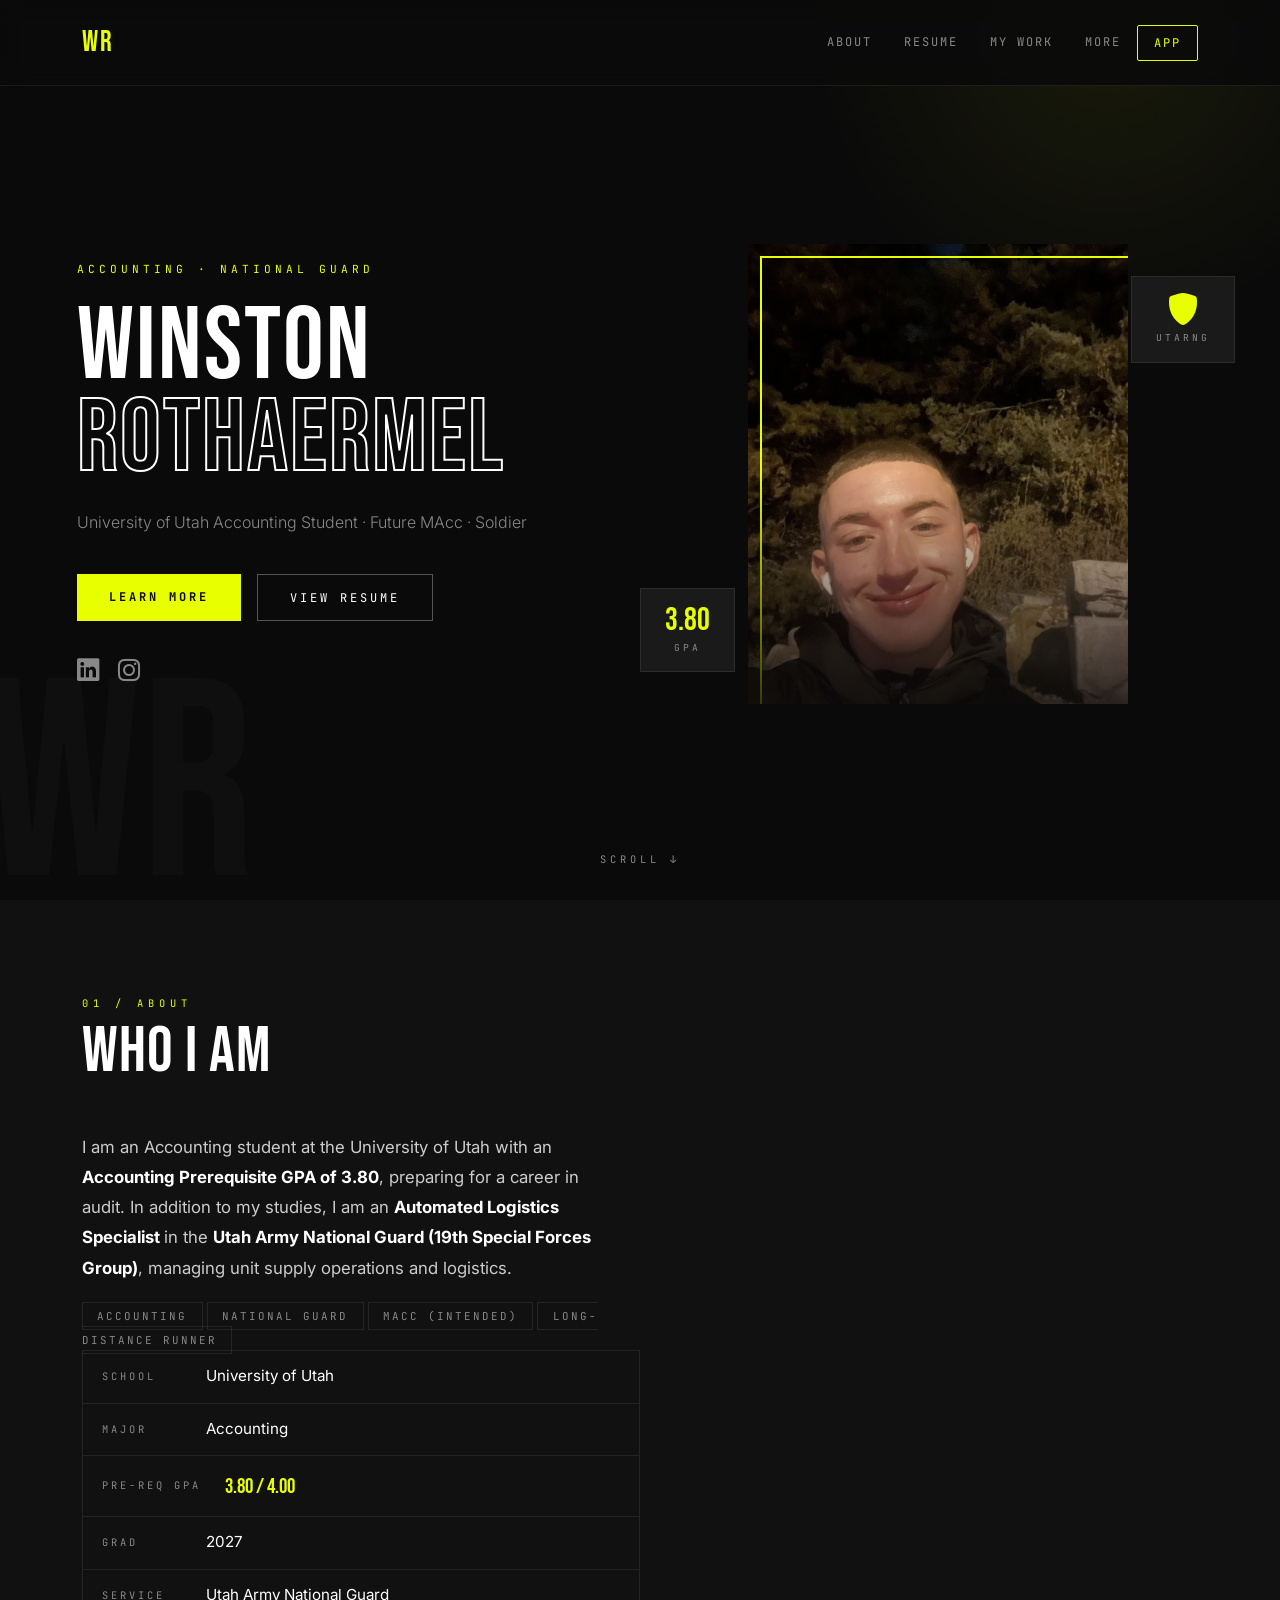
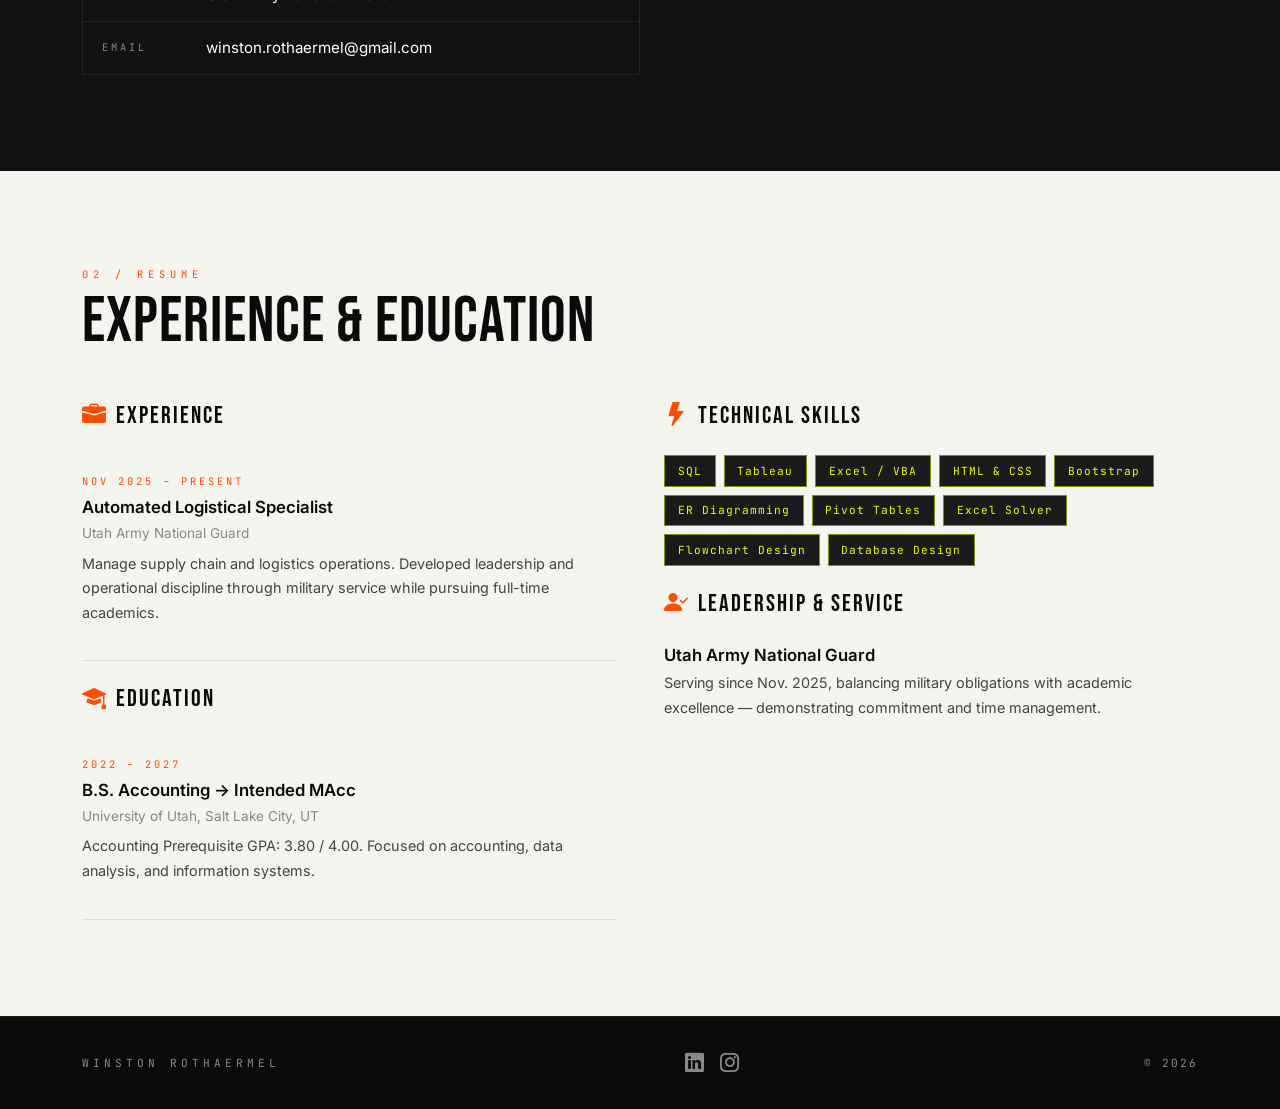
<file: index.html>
<!DOCTYPE html>
<html lang="en">
<head>
  <meta charset="UTF-8" />
  <meta name="viewport" content="width=device-width, initial-scale=1.0"/>
  <title>Winston Rothaermel</title>
  <link href="https://cdn.jsdelivr.net/npm/bootstrap@5.3.2/dist/css/bootstrap.min.css" rel="stylesheet"/>
  <link href="https://fonts.googleapis.com/css2?family=Bebas+Neue&family=Inter:wght@300;400;500;600&family=JetBrains+Mono:wght@400;700&display=swap" rel="stylesheet"/>
  <link href="https://cdn.jsdelivr.net/npm/bootstrap-icons@1.11.3/font/bootstrap-icons.css" rel="stylesheet"/>
  <link rel="stylesheet" href="assets/css/style.css"/>
</head>
<body>

  <!-- NAVBAR -->
  <nav class="navbar navbar-expand-lg fixed-top" id="mainNav">
    <div class="container">
      <a class="navbar-brand mono" href="#hero">WR</a>
      <button class="navbar-toggler" type="button" data-bs-toggle="collapse" data-bs-target="#navbarNav">
        <span class="navbar-toggler-icon"></span>
      </button>
      <div class="collapse navbar-collapse" id="navbarNav">
        <ul class="navbar-nav ms-auto">
          <li class="nav-item"><a class="nav-link" href="#about">About</a></li>
          <li class="nav-item"><a class="nav-link" href="#resume">Resume</a></li>
          <li class="nav-item"><a class="nav-link" href="mywork.html">My Work</a></li>
          <li class="nav-item"><a class="nav-link" href="scratch.html">More</a></li>
          <li class="nav-item"><a class="nav-link accent-link" href="app.html">App</a></li>
        </ul>
      </div>
    </div>
  </nav>

  <!-- HERO -->
  <section id="hero">
    <div class="hero-grid">
      <div class="hero-text">
        <p class="hero-tag mono">ACCOUNTING · NATIONAL GUARD</p>
        <h1 class="hero-name">WINSTON<br><span class="outline-text">ROTHAERMEL</span></h1>
        <p class="hero-sub">University of Utah Accounting Student · Future MAcc · Soldier</p>
        <div class="hero-cta">
          <a href="#about" class="btn-primary-custom">LEARN MORE</a>
          <a href="#resume" class="btn-ghost-custom">VIEW RESUME</a>
        </div>
        <div class="hero-socials">
          <a href="https://www.linkedin.com/in/winstonrothaermel" target="_blank"><i class="bi bi-linkedin"></i></a>
          <a href="https://www.instagram.com/winstinho16/" target="_blank"><i class="bi bi-instagram"></i></a>
        </div>
      </div>
      <div class="hero-image-wrap">
        <div class="hero-img-frame">
          <img src="assets/img/profile.jpg" alt="Winston Rothaermel" class="hero-img"/>
        </div>
        <div class="hero-stat-card card-gpa">
          <span class="stat-num">3.80</span>
          <span class="stat-label">GPA</span>
        </div>
        <div class="hero-stat-card card-branch">
          <span class="stat-num"><i class="bi bi-shield-fill"></i></span>
          <span class="stat-label">UTARNG</span>
        </div>
      </div>
    </div>
    <div class="hero-scroll-hint mono">SCROLL ↓</div>
  </section>

  <!-- ABOUT -->
  <section id="about" class="section-dark">
    <div class="container">
      <div class="section-label mono">01 / ABOUT</div>
      <div class="row align-items-center g-5">
        <div class="col-lg-6">
          <h2 class="section-heading">Who I Am</h2>
          <p class="about-body">
            I am an Accounting student at the University of Utah with an <strong>Accounting Prerequisite GPA of 3.80</strong>, preparing for a career in audit. In addition to my studies, I am an <strong> Automated Logistics Specialist </strong> in the <strong>Utah Army National Guard (19th Special Forces Group)</strong>, managing unit supply operations and logistics.
          </p>
            <span class="tag">Accounting</span>
            <span class="tag">National Guard</span>
            <span class="tag">MAcc (Intended)</span>
            <span class="tag">Long-Distance Runner</span>
          </div>
        </div>
        <div class="col-lg-6">
          <div class="info-card">
            <div class="info-row"><span class="info-key mono">SCHOOL</span><span class="info-val">University of Utah</span></div>
            <div class="info-row"><span class="info-key mono">MAJOR</span><span class="info-val">Accounting </span></div>
            <div class="info-row"><span class="info-key mono">PRE-REQ GPA</span><span class="info-val accent">3.80 / 4.00</span></div>
            <div class="info-row"><span class="info-key mono">GRAD</span><span class="info-val">2027</span></div>
            <div class="info-row"><span class="info-key mono">SERVICE</span><span class="info-val">Utah Army National Guard</span></div>
            <div class="info-row"><span class="info-key mono">EMAIL</span><span class="info-val">winston.rothaermel@gmail.com</span></div>
          </div>
        </div>
      </div>
    </div>
  </section>

  <!-- RESUME -->
  <section id="resume" class="section-light">
    <div class="container">
      <div class="section-label mono">02 / RESUME</div>
      <h2 class="section-heading dark">Experience & Education</h2>
      <div class="row g-5">
        <div class="col-lg-6">
          <div class="resume-block">
            <h3 class="resume-category"><i class="bi bi-briefcase-fill"></i> Experience</h3>
            <div class="resume-item">
              <div class="resume-date mono">NOV 2025 – PRESENT</div>
              <div class="resume-title">Automated Logistical Specialist</div>
              <div class="resume-org">Utah Army National Guard</div>
              <p class="resume-desc">Manage supply chain and logistics operations. Developed leadership and operational discipline through military service while pursuing full-time academics.</p>
            </div>
          </div>
          <div class="resume-block mt-4">
            <h3 class="resume-category"><i class="bi bi-mortarboard-fill"></i> Education</h3>
            <div class="resume-item">
              <div class="resume-date mono">2022 – 2027 </div>
              <div class="resume-title">B.S. Accounting → Intended MAcc</div>
              <div class="resume-org">University of Utah, Salt Lake City, UT</div>
              <p class="resume-desc">Accounting Prerequisite GPA: 3.80 / 4.00. Focused on accounting, data analysis, and information systems.</p>
            </div>
          </div>
        </div>
        <div class="col-lg-6">
          <div class="resume-block">
            <h3 class="resume-category"><i class="bi bi-lightning-fill"></i> Technical Skills</h3>
            <div class="skills-grid">
              <div class="skill-pill">SQL</div>
              <div class="skill-pill">Tableau</div>
              <div class="skill-pill">Excel / VBA</div>
              <div class="skill-pill">HTML & CSS</div>
              <div class="skill-pill">Bootstrap</div>
              <div class="skill-pill">ER Diagramming</div>
              <div class="skill-pill">Pivot Tables</div>
              <div class="skill-pill">Excel Solver</div>
              <div class="skill-pill">Flowchart Design</div>
              <div class="skill-pill">Database Design</div>
            </div>
          </div>
          <div class="resume-block mt-4">
            <h3 class="resume-category"><i class="bi bi-person-check-fill"></i> Leadership & Service</h3 
            <div class="resume-item">
              <div class="resume-title">Utah Army National Guard</div>
              <p class="resume-desc">Serving since Nov. 2025, balancing military obligations with academic excellence — demonstrating commitment and time management.</p>
            </div>
          </div>
        </div>
      </div>
    </div>
  </section>

  <!-- FOOTER -->
  <footer class="site-footer">
    <div class="container">
      <div class="footer-inner">
        <span class="mono footer-name">WINSTON ROTHAERMEL</span>
        <div class="footer-links">
          <a href="https://www.linkedin.com/in/winstonrothaermel" target="_blank"><i class="bi bi-linkedin"></i></a>
          <a href="https://www.instagram.com/winstinho16/" target="_blank"><i class="bi bi-instagram"></i></a>
        </div>
        <span class="mono footer-copy">© 2026</span>
      </div>
    </div>
  </footer>

  <script src="https://cdn.jsdelivr.net/npm/bootstrap@5.3.2/dist/js/bootstrap.bundle.min.js"></script>
  <script src="assets/js/main.js"></script>
</body>
</html>
</file>
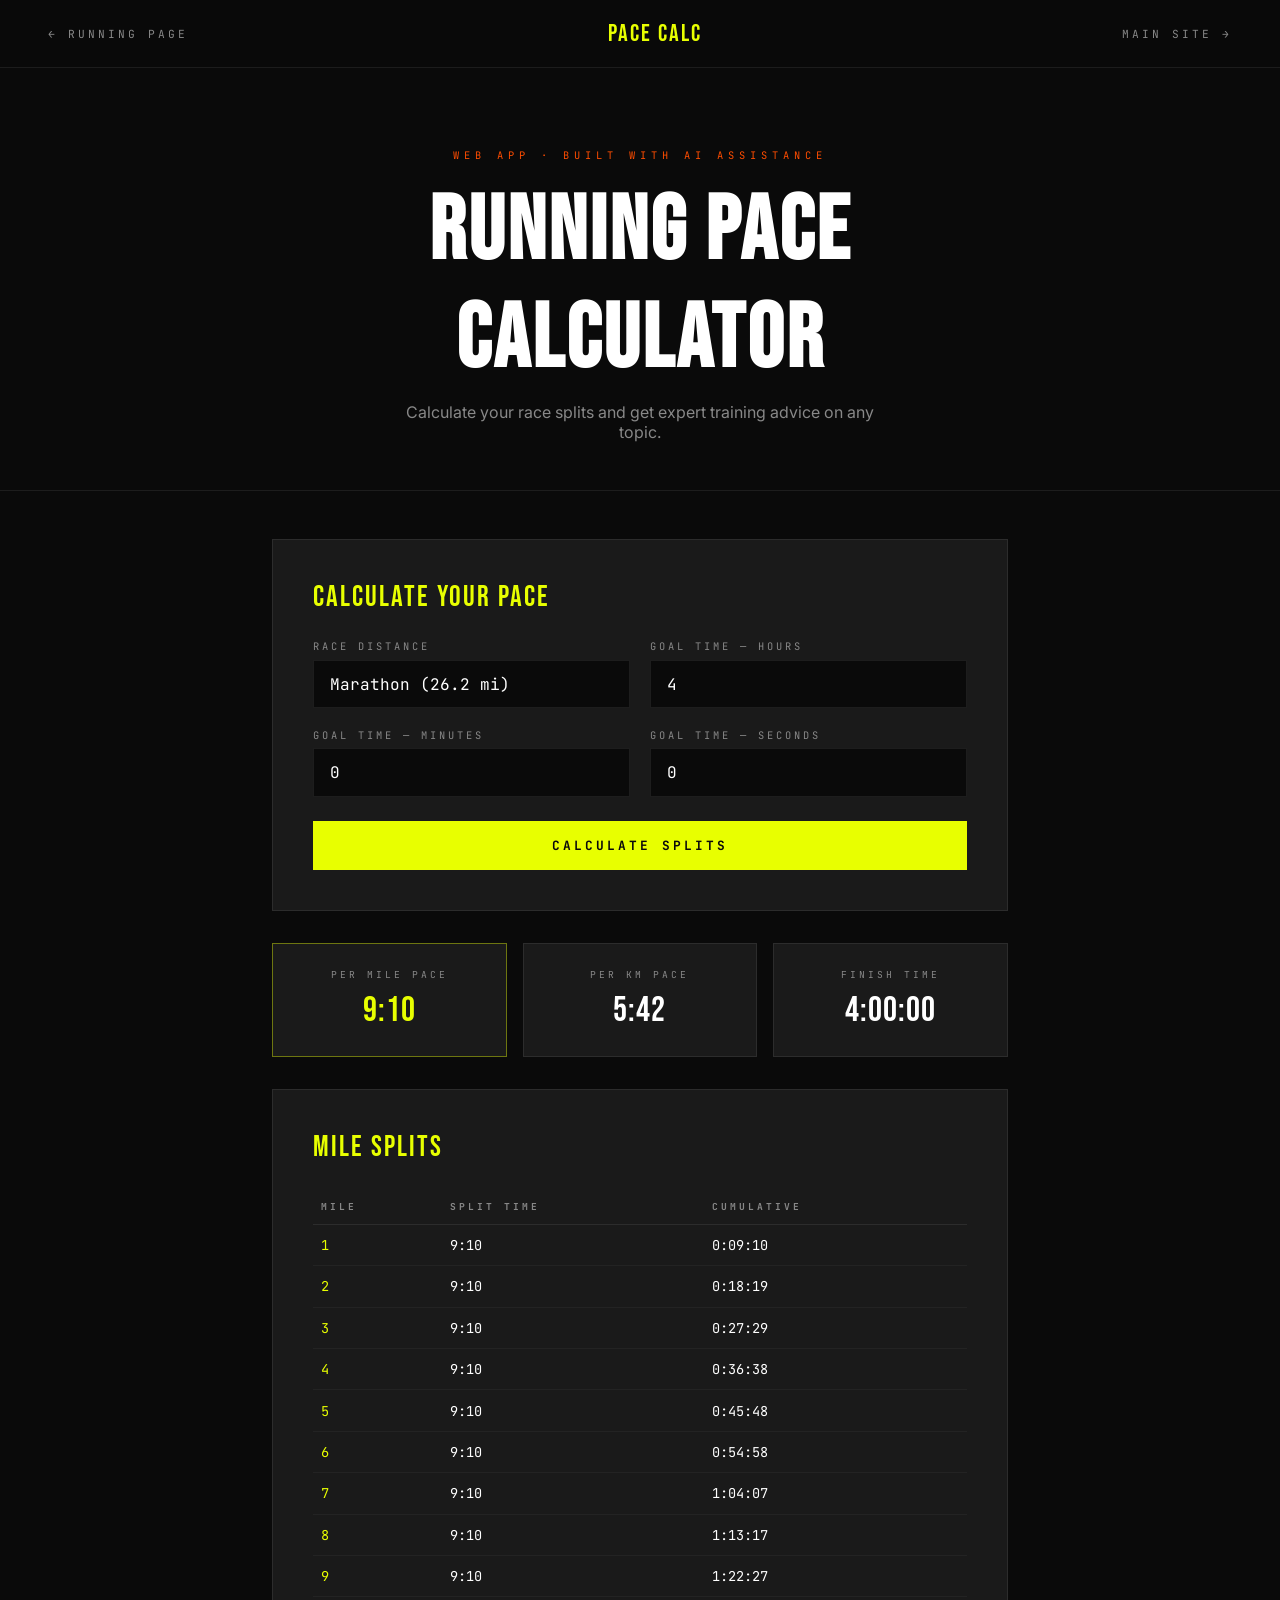
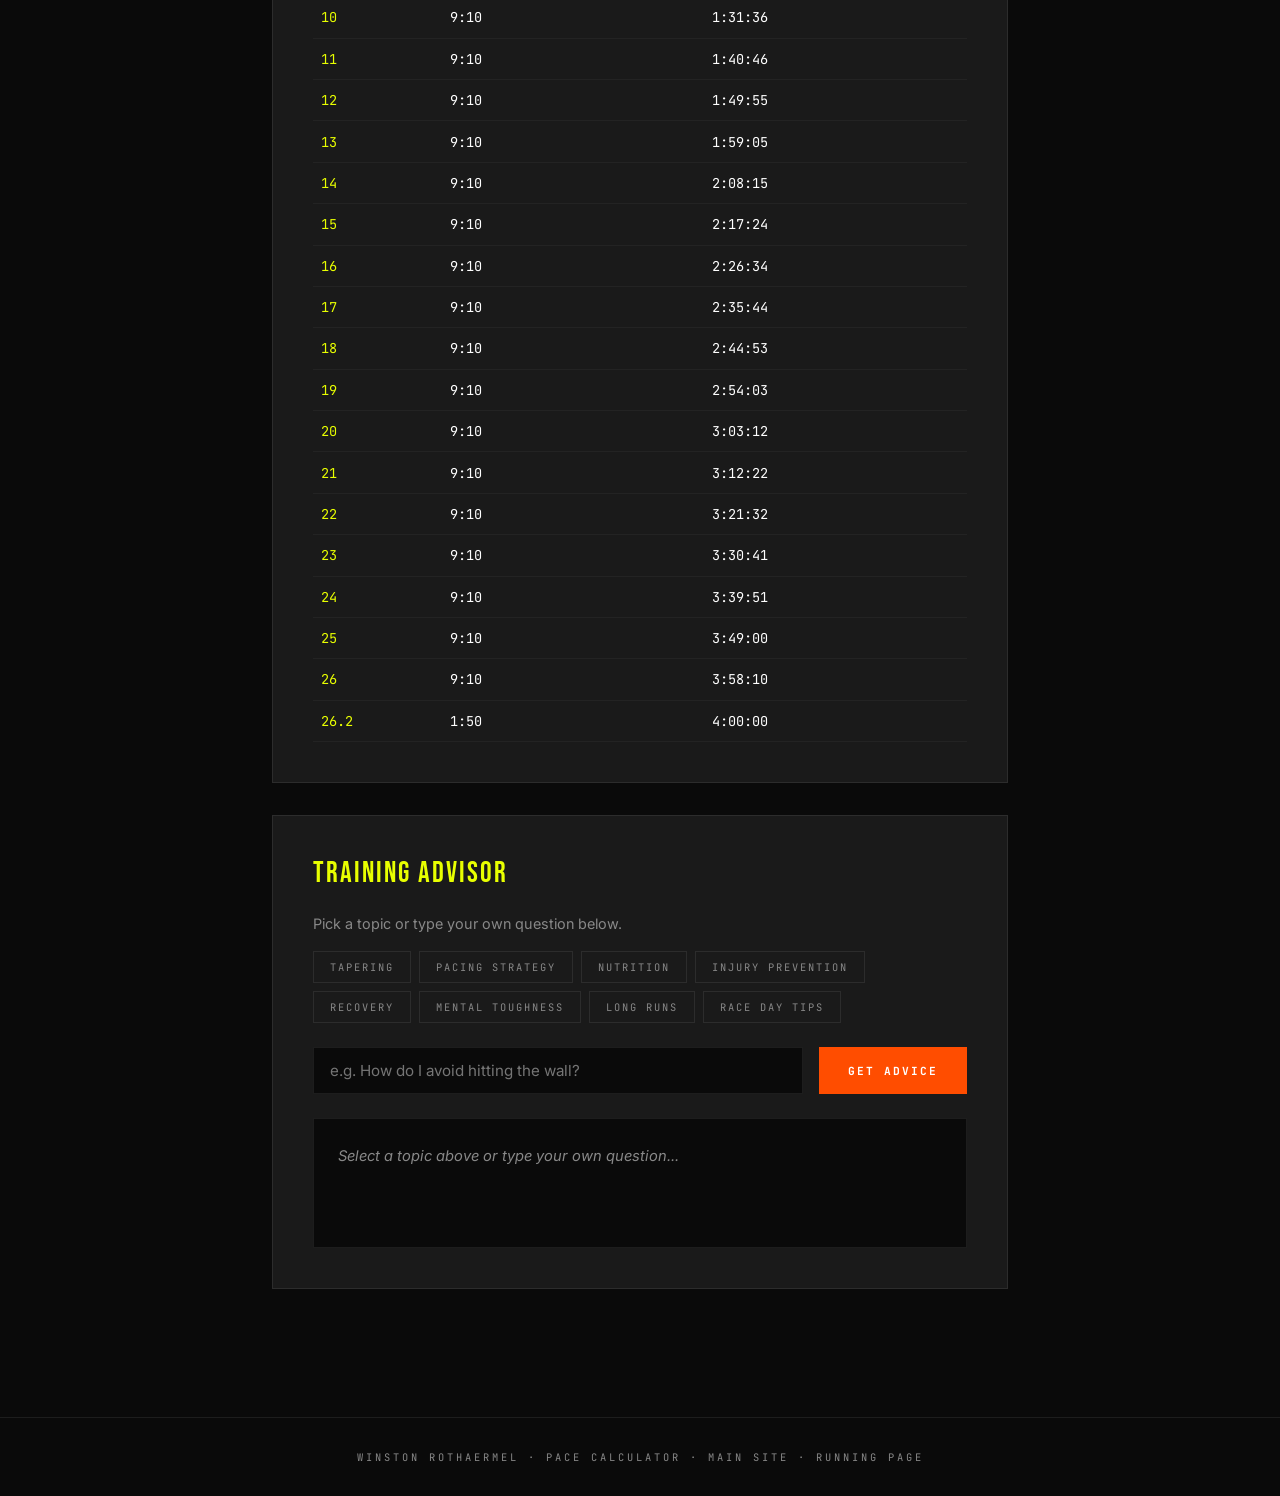
<file: app.html>
<!DOCTYPE html>
<html lang="en">
<head>
  <meta charset="UTF-8"/>
  <meta name="viewport" content="width=device-width, initial-scale=1.0"/>
  <title>Pace Calculator App — Winston Rothaermel</title>
  <link href="https://fonts.googleapis.com/css2?family=Bebas+Neue&family=Inter:wght@300;400;500;600&family=JetBrains+Mono:wght@400;700&display=swap" rel="stylesheet"/>
  <style>
    :root {
      --black: #0a0a0a;
      --dark: #111111;
      --dark2: #1a1a1a;
      --white: #ffffff;
      --accent: #e8ff00;
      --accent2: #ff4d00;
      --gray: #888888;
      --border: rgba(255,255,255,0.08);
      --font-display: 'Bebas Neue', sans-serif;
      --font-body: 'Inter', sans-serif;
      --font-mono: 'JetBrains Mono', monospace;
    }
    *, *::before, *::after { box-sizing: border-box; margin: 0; padding: 0; }
    html { scroll-behavior: smooth; }
    body { font-family: var(--font-body); background: var(--black); color: var(--white); min-height: 100vh; }

    .app-nav {
      display: flex; justify-content: space-between; align-items: center;
      padding: 1.2rem 3rem;
      background: rgba(10,10,10,0.95);
      border-bottom: 1px solid var(--border);
      position: sticky; top: 0; z-index: 99;
    }
    .app-nav a { font-family: var(--font-mono); font-size: 0.7rem; letter-spacing: 3px; color: var(--gray); text-decoration: none; transition: color 0.2s; }
    .app-nav a:hover { color: var(--accent); }
    .app-nav-title { font-family: var(--font-display); font-size: 1.5rem; color: var(--accent); letter-spacing: 2px; }

    .app-hero { text-align: center; padding: 5rem 2rem 3rem; border-bottom: 1px solid var(--border); }
    .app-hero-tag { font-family: var(--font-mono); font-size: 0.65rem; letter-spacing: 5px; color: var(--accent2); margin-bottom: 1rem; display: block; }
    .app-hero h1 { font-family: var(--font-display); font-size: clamp(3rem, 7vw, 6rem); letter-spacing: 3px; margin-bottom: 0.5rem; }
    .app-hero p { color: var(--gray); font-size: 1rem; max-width: 500px; margin: 0 auto; }

    .app-main { max-width: 800px; margin: 0 auto; padding: 3rem 2rem; }

    .calculator-section { background: var(--dark2); border: 1px solid var(--border); padding: 2.5rem; margin-bottom: 2rem; }
    .section-title { font-family: var(--font-display); font-size: 1.8rem; letter-spacing: 2px; margin-bottom: 1.5rem; color: var(--accent); }
    .form-grid { display: grid; grid-template-columns: 1fr 1fr; gap: 1.2rem; }
    .form-group { display: flex; flex-direction: column; gap: 0.4rem; }
    .form-group label { font-family: var(--font-mono); font-size: 0.65rem; letter-spacing: 3px; color: var(--gray); }
    .form-group input, .form-group select {
      background: var(--black); border: 1px solid var(--border);
      color: var(--white); padding: 0.8rem 1rem;
      font-family: var(--font-mono); font-size: 1rem;
      outline: none; transition: border-color 0.2s; -webkit-appearance: none;
    }
    .form-group input:focus, .form-group select:focus { border-color: var(--accent); }
    .form-group select option { background: var(--dark2); }
    .calc-btn {
      margin-top: 1.5rem; width: 100%; padding: 1rem;
      background: var(--accent); color: var(--black);
      font-family: var(--font-mono); font-size: 0.8rem; letter-spacing: 3px;
      border: none; cursor: pointer; font-weight: 700; transition: background 0.2s;
    }
    .calc-btn:hover { background: #d4e800; }

    .results-grid { display: grid; grid-template-columns: repeat(3, 1fr); gap: 1rem; margin-bottom: 2rem; opacity: 0; transition: opacity 0.4s; }
    .results-grid.visible { opacity: 1; }
    .result-card { background: var(--dark2); border: 1px solid var(--border); padding: 1.5rem; text-align: center; }
    .result-card.highlight { border-color: rgba(232,255,0,0.4); }
    .result-label { font-family: var(--font-mono); font-size: 0.6rem; letter-spacing: 3px; color: var(--gray); margin-bottom: 0.5rem; display: block; }
    .result-val { font-family: var(--font-display); font-size: 2.2rem; color: var(--white); letter-spacing: 1px; }
    .result-card.highlight .result-val { color: var(--accent); }

    .splits-section { background: var(--dark2); border: 1px solid var(--border); padding: 2.5rem; margin-bottom: 2rem; }
    .splits-table { width: 100%; border-collapse: collapse; margin-top: 1rem; }
    .splits-table th { font-family: var(--font-mono); font-size: 0.6rem; letter-spacing: 3px; color: var(--gray); text-align: left; padding: 0.7rem 0.5rem; border-bottom: 1px solid var(--border); }
    .splits-table td { font-family: var(--font-mono); font-size: 0.85rem; padding: 0.7rem 0.5rem; border-bottom: 1px solid rgba(255,255,255,0.04); }
    .splits-table tr:hover td { background: rgba(255,255,255,0.02); }
    .splits-table .accent-td { color: var(--accent); }

    /* ADVISOR */
    .ai-section { background: var(--dark2); border: 1px solid var(--border); padding: 2.5rem; margin-bottom: 2rem; }
    .ai-topics { display: flex; flex-wrap: wrap; gap: 0.5rem; margin-bottom: 1.5rem; }
    .topic-btn {
      font-family: var(--font-mono); font-size: 0.65rem; letter-spacing: 2px;
      padding: 0.5rem 1rem; background: transparent; border: 1px solid var(--border);
      color: var(--gray); cursor: pointer; transition: all 0.2s;
    }
    .topic-btn:hover, .topic-btn.active { border-color: var(--accent); color: var(--accent); background: rgba(232,255,0,0.06); }
    .ai-form { display: flex; gap: 1rem; flex-wrap: wrap; margin-bottom: 1.5rem; }
    .ai-input {
      flex: 1; min-width: 200px; background: var(--black); border: 1px solid var(--border);
      color: var(--white); padding: 0.8rem 1rem; font-family: var(--font-body); font-size: 0.95rem;
      outline: none; transition: border-color 0.2s;
    }
    .ai-input:focus { border-color: var(--accent); }
    .ai-btn {
      padding: 0.8rem 1.8rem; background: var(--accent2); color: var(--white);
      font-family: var(--font-mono); font-size: 0.7rem; letter-spacing: 2px;
      border: none; cursor: pointer; font-weight: 700; transition: background 0.2s; white-space: nowrap;
    }
    .ai-btn:hover { background: #e04400; }
    .ai-output {
      background: var(--black); border: 1px solid var(--border);
      padding: 1.5rem; min-height: 130px; font-size: 0.92rem; color: #ccc; line-height: 1.85;
    }
    .ai-output .placeholder { color: var(--gray); font-style: italic; }
    .response-label { font-family: var(--font-mono); font-size: 0.6rem; letter-spacing: 3px; color: var(--accent); display: block; margin-bottom: 0.8rem; }
    .typing-cursor::after { content: '|'; animation: blink 0.7s step-end infinite; color: var(--accent); }
    @keyframes blink { 0%, 100% { opacity: 1; } 50% { opacity: 0; } }

    .app-footer { text-align: center; padding: 2rem; border-top: 1px solid var(--border); font-family: var(--font-mono); font-size: 0.65rem; letter-spacing: 3px; color: var(--gray); margin-top: 3rem; }
    .app-footer a { color: var(--gray); text-decoration: none; }
    .app-footer a:hover { color: var(--accent); }

    @media (max-width: 600px) {
      .form-grid { grid-template-columns: 1fr; }
      .results-grid { grid-template-columns: 1fr; }
      .app-nav { padding: 1rem 1.5rem; }
    }
  </style>
</head>
<body>

  <nav class="app-nav">
    <a href="scratch.html">← RUNNING PAGE</a>
    <span class="app-nav-title">PACE CALC</span>
    <a href="index.html">MAIN SITE →</a>
  </nav>

  <div class="app-hero">
    <span class="app-hero-tag">WEB APP · BUILT WITH AI ASSISTANCE</span>
    <h1>RUNNING PACE<br>CALCULATOR</h1>
    <p>Calculate your race splits and get expert training advice on any topic.</p>
  </div>

  <div class="app-main">

    <div class="calculator-section">
      <div class="section-title">CALCULATE YOUR PACE</div>
      <div class="form-grid">
        <div class="form-group">
          <label>RACE DISTANCE</label>
          <select id="distance">
            <option value="3.1">5K (3.1 mi)</option>
            <option value="6.2">10K (6.2 mi)</option>
            <option value="13.1">Half Marathon (13.1 mi)</option>
            <option value="26.2" selected>Marathon (26.2 mi)</option>
          </select>
        </div>
        <div class="form-group">
          <label>GOAL TIME — HOURS</label>
          <input type="number" id="hours" min="0" max="24" value="4"/>
        </div>
        <div class="form-group">
          <label>GOAL TIME — MINUTES</label>
          <input type="number" id="minutes" min="0" max="59" value="0"/>
        </div>
        <div class="form-group">
          <label>GOAL TIME — SECONDS</label>
          <input type="number" id="seconds" min="0" max="59" value="0"/>
        </div>
      </div>
      <button class="calc-btn" onclick="calculate()">CALCULATE SPLITS</button>
    </div>

    <div class="results-grid" id="resultsGrid">
      <div class="result-card highlight">
        <span class="result-label">PER MILE PACE</span>
        <span class="result-val" id="perMile">—</span>
      </div>
      <div class="result-card">
        <span class="result-label">PER KM PACE</span>
        <span class="result-val" id="perKm">—</span>
      </div>
      <div class="result-card">
        <span class="result-label">FINISH TIME</span>
        <span class="result-val" id="finishTime">—</span>
      </div>
    </div>

    <div class="splits-section" id="splitsSection" style="display:none;">
      <div class="section-title">MILE SPLITS</div>
      <table class="splits-table">
        <thead><tr><th>MILE</th><th>SPLIT TIME</th><th>CUMULATIVE</th></tr></thead>
        <tbody id="splitsBody"></tbody>
      </table>
    </div>

    <div class="ai-section">
      <div class="section-title">TRAINING ADVISOR</div>
      <p style="color:var(--gray);font-size:0.9rem;margin-bottom:1.2rem;">Pick a topic or type your own question below.</p>
      <div class="ai-topics">
        <button class="topic-btn" onclick="quickAsk('taper')">TAPERING</button>
        <button class="topic-btn" onclick="quickAsk('pace')">PACING STRATEGY</button>
        <button class="topic-btn" onclick="quickAsk('nutrition')">NUTRITION</button>
        <button class="topic-btn" onclick="quickAsk('injury')">INJURY PREVENTION</button>
        <button class="topic-btn" onclick="quickAsk('recovery')">RECOVERY</button>
        <button class="topic-btn" onclick="quickAsk('mental')">MENTAL TOUGHNESS</button>
        <button class="topic-btn" onclick="quickAsk('longrun')">LONG RUNS</button>
        <button class="topic-btn" onclick="quickAsk('raceday')">RACE DAY TIPS</button>
      </div>
      <div class="ai-form">
        <input type="text" class="ai-input" id="aiQuestion" placeholder="e.g. How do I avoid hitting the wall?" onkeydown="if(event.key==='Enter') askAdvisor()"/>
        <button class="ai-btn" onclick="askAdvisor()">GET ADVICE</button>
      </div>
      <div class="ai-output" id="aiOutput">
        <span class="placeholder">Select a topic above or type your own question...</span>
      </div>
    </div>

  </div>

  <footer class="app-footer">
    WINSTON ROTHAERMEL · PACE CALCULATOR ·
    <a href="index.html">MAIN SITE</a> ·
    <a href="scratch.html">RUNNING PAGE</a>
  </footer>

  <script>
    // ── CALCULATOR ──────────────────────────────────────────────────
    function timeToSeconds(h,m,s){ return h*3600+m*60+s; }
    function toMMSS(sec){ const m=Math.floor(sec/60),s=Math.round(sec%60); return `${m}:${s.toString().padStart(2,'0')}`; }
    function toHHMMSS(sec){ const h=Math.floor(sec/3600),m=Math.floor((sec%3600)/60),s=Math.round(sec%60); return `${h}:${m.toString().padStart(2,'0')}:${s.toString().padStart(2,'0')}`; }

    function calculate(){
      const dist=parseFloat(document.getElementById('distance').value);
      const h=parseInt(document.getElementById('hours').value)||0;
      const m=parseInt(document.getElementById('minutes').value)||0;
      const s=parseInt(document.getElementById('seconds').value)||0;
      const total=timeToSeconds(h,m,s);
      if(total<=0) return;
      const ppm=total/dist, ppk=total/(dist*1.60934);
      document.getElementById('perMile').textContent=toMMSS(ppm);
      document.getElementById('perKm').textContent=toMMSS(ppk);
      document.getElementById('finishTime').textContent=toHHMMSS(total);
      document.getElementById('resultsGrid').classList.add('visible');
      const tbody=document.getElementById('splitsBody');
      tbody.innerHTML='';
      for(let i=1;i<=Math.ceil(dist);i++){
        const cum=ppm*Math.min(i,dist), split=ppm*Math.min(1,dist-(i-1));
        tbody.innerHTML+=`<tr><td class="accent-td">${i<=dist?i:dist.toFixed(1)}</td><td>${toMMSS(split)}</td><td>${toHHMMSS(cum)}</td></tr>`;
      }
      document.getElementById('splitsSection').style.display='block';
    }

    // ── TRAINING ADVISOR ────────────────────────────────────────────
    const advice = {
      taper: {
        label: "TAPERING",
        text: "Tapering is the 2–3 week period before your race where you reduce mileage to let your body fully recover and peak. Cut your weekly volume by about 20–30% each week while keeping some intensity with short, fast efforts. Don't panic if your legs feel heavy or sluggish early in the taper — that's completely normal and called \"taper madness.\" Avoid the temptation to cram in extra miles. Trust your training. By race morning, your legs should feel fresh, springy, and ready to go."
      },
      pace: {
        label: "PACING STRATEGY",
        text: "The golden rule of long-distance racing: start slower than you think you need to. Going out too fast is the #1 race killer — you'll pay for it hard after mile 18. Aim for negative splits, meaning your second half is slightly faster than your first. Break the race into thirds: conservative first third, controlled middle third, race the final third with whatever you have left. Use your GPS watch to stay honest in the first few miles when adrenaline wants to push you way faster than planned."
      },
      nutrition: {
        label: "NUTRITION & FUELING",
        text: "For races over 75 minutes, you need to fuel on the go. Start taking gels or chews around mile 5–6 — don't wait until you're hungry, because by then it's too late and your glycogen is already crashing. Aim for 30–60g of carbohydrates per hour. Practice with exactly the nutrition that will be on the race course so nothing surprises your stomach on race day. Hydrate consistently at every aid station rather than chugging water all at once. Salt tablets can help prevent cramping on hot days or very long efforts."
      },
      injury: {
        label: "INJURY PREVENTION",
        text: "The best injury prevention is increasing your mileage gradually — never more than 10% per week. Most running injuries come from doing too much, too soon, too fast. Prioritize strength training: strong hips and glutes protect your knees and prevent IT band issues. Replace your shoes every 300–500 miles. Never skip rest days — your body gets stronger during recovery, not during the run itself. If something feels off, take a day off early rather than grinding through it and turning a minor ache into a weeks-long setback."
      },
      recovery: {
        label: "RECOVERY",
        text: "Sleep is the single most powerful recovery tool you have — aim for 8+ hours during heavy training blocks. After hard workouts, prioritize protein within 30 minutes to help muscle repair. Easy days should be genuinely easy: most runners run their easy runs too fast, which limits the recovery they need. Foam rolling and mobility work help, but they're secondary to sleep and nutrition. After a marathon, plan for 2–4 weeks of very easy running before returning to any structured training."
      },
      mental: {
        label: "MENTAL TOUGHNESS",
        text: "Long-distance running is 90% mental after a certain point — your body can handle far more than your mind believes. Break the race into small, manageable segments: just get to the next mile marker, the next aid station, the next turn. Use a mantra when things get hard — a short, simple phrase you can repeat to drown out negative thoughts. Visualize the race going well the night before. Embrace discomfort as part of the process; the ability to stay calm and present when it really hurts is exactly what separates finishers from DNFs."
      },
      longrun: {
        label: "LONG RUNS",
        text: "The long run is the cornerstone of marathon training. Run it at a truly easy, conversational pace — about 60–90 seconds per mile slower than your goal race pace. The goal is time on feet and aerobic adaptation, not speed. Practice your race-day nutrition and gear on long runs so nothing is new come race day. Build distance gradually, and don't feel like every long run needs to be longer than the last — it's perfectly fine to plateau or repeat a distance. Most plans peak at 20–22 miles, which is more than enough to finish a marathon strong."
      },
      raceday: {
        label: "RACE DAY TIPS",
        text: "Nothing new on race day — no new shoes, new gels, new clothes, or new warmup routines. Wake up at least 2–3 hours before the gun to give your body time to wake up and digest breakfast. Arrive early to handle bag check, bathrooms, and warmup without stress. Seed yourself in the correct corral — starting too fast with faster runners is a very common mistake. In the first mile, keep checking your watch even as the crowd and adrenaline push you. And most importantly: smile at mile 20. You trained hard for this moment."
      }
    };

    const keywordMap = [
      { keys: ['taper','rest week','before race','final week','peak week'], topic: 'taper' },
      { keys: ['pace','pacing','split','too fast','negative split','start slow','even pace'], topic: 'pace' },
      { keys: ['eat','food','gel','fuel','nutrition','carb','calorie','energy','hunger','stomach','hydrat','water','salt','electrolyte'], topic: 'nutrition' },
      { keys: ['injur','pain','knee','shin','blister','prevent','hurt','sore','ache','it band','plantar','stress fracture'], topic: 'injury' },
      { keys: ['recover','rest','sleep','foam roll','sore after','after race','post race','post-race'], topic: 'recovery' },
      { keys: ['mental','mind','tough','motivat','wall','give up','quit','hard','difficult','mantra','focus','bonk'], topic: 'mental' },
      { keys: ['long run','20 mile','18 mile','weekend run','easy run','base'], topic: 'longrun' },
      { keys: ['race day','morning of','warm up','warmup','race morning','start line','corral','what to wear','breakfast race'], topic: 'raceday' },
    ];

    function findTopic(q){
      const lower=q.toLowerCase();
      for(const entry of keywordMap){
        if(entry.keys.some(k=>lower.includes(k))) return entry.topic;
      }
      return null;
    }

    function typeOut(topic){
      const item=advice[topic];
      const output=document.getElementById('aiOutput');
      output.innerHTML=`<span class="response-label">// ${item.label}</span><span id="typed"></span><span class="typing-cursor"></span>`;
      const typed=document.getElementById('typed');
      let i=0;
      function type(){ if(i<item.text.length){ typed.textContent+=item.text[i++]; setTimeout(type,11); } else { output.querySelector('.typing-cursor').remove(); } }
      type();
      document.querySelectorAll('.topic-btn').forEach(b=>b.classList.remove('active'));
      document.querySelectorAll('.topic-btn').forEach(b=>{ if(b.getAttribute('onclick').includes(`'${topic}'`)) b.classList.add('active'); });
    }

    function quickAsk(topic){ typeOut(topic); }

    function askAdvisor(){
      const q=document.getElementById('aiQuestion').value.trim();
      if(!q) return;
      const topic=findTopic(q);
      if(topic){
        typeOut(topic);
      } else {
        const output=document.getElementById('aiOutput');
        output.innerHTML=`<span class="response-label">// GENERAL ADVICE</span>The most important principle in long-distance running is consistency. Show up day after day, respect your easy days, attack your hard days, and trust that fitness accumulates even when it doesn't feel like it. Try clicking one of the topic buttons above — tapering, nutrition, pacing, injury prevention, mental toughness, or race day tips — for targeted coaching advice.`;
      }
      document.getElementById('aiQuestion').value='';
    }

    calculate();
  </script>
</body>
</html>
</file>
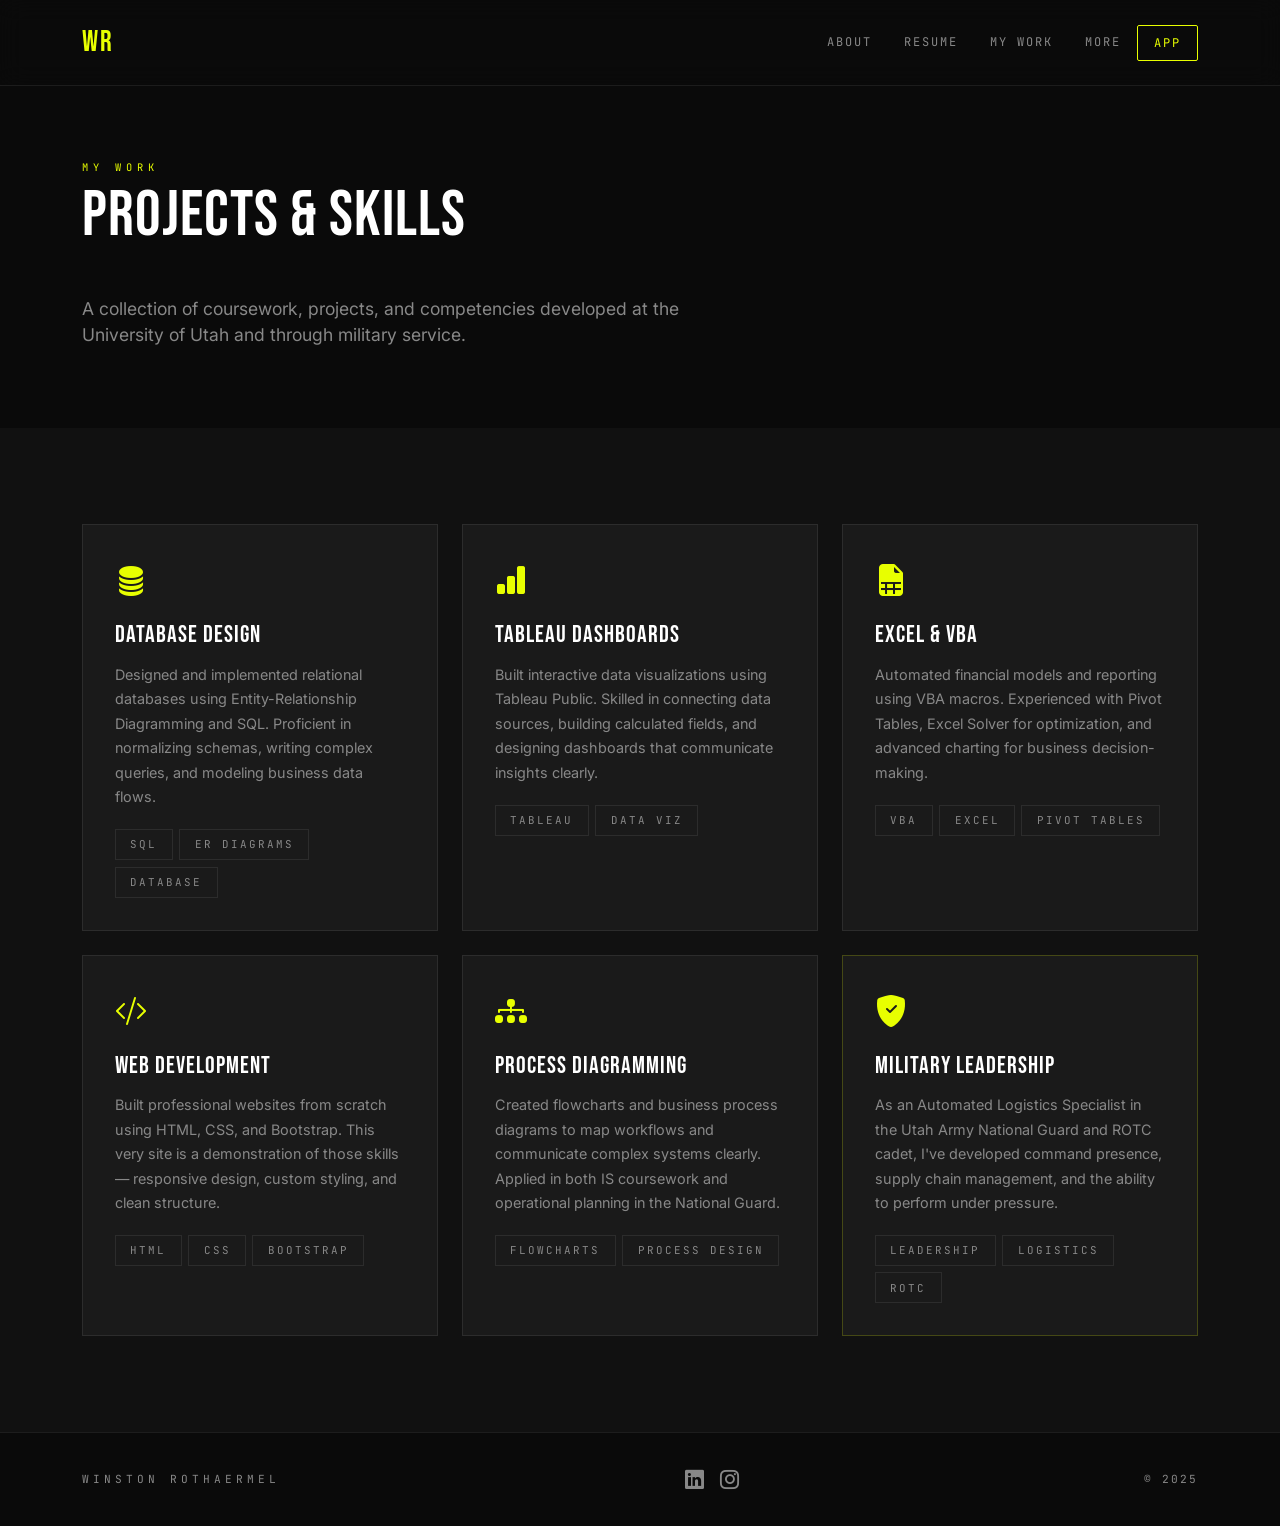
<file: mywork.html>
<!DOCTYPE html>
<html lang="en">
<head>
  <meta charset="UTF-8"/>
  <meta name="viewport" content="width=device-width, initial-scale=1.0"/>
  <title>My Work — Winston Rothaermel</title>
  <link href="https://cdn.jsdelivr.net/npm/bootstrap@5.3.2/dist/css/bootstrap.min.css" rel="stylesheet"/>
  <link href="https://fonts.googleapis.com/css2?family=Bebas+Neue&family=Inter:wght@300;400;500;600&family=JetBrains+Mono:wght@400;700&display=swap" rel="stylesheet"/>
  <link href="https://cdn.jsdelivr.net/npm/bootstrap-icons@1.11.3/font/bootstrap-icons.css" rel="stylesheet"/>
  <link rel="stylesheet" href="assets/css/style.css"/>
  <link rel="stylesheet" href="assets/css/mywork.css"/>
</head>
<body>
  <nav class="navbar navbar-expand-lg fixed-top" id="mainNav">
    <div class="container">
      <a class="navbar-brand mono" href="index.html">WR</a>
      <button class="navbar-toggler" type="button" data-bs-toggle="collapse" data-bs-target="#navbarNav">
        <span class="navbar-toggler-icon"></span>
      </button>
      <div class="collapse navbar-collapse" id="navbarNav">
        <ul class="navbar-nav ms-auto">
          <li class="nav-item"><a class="nav-link" href="index.html#about">About</a></li>
          <li class="nav-item"><a class="nav-link" href="index.html#resume">Resume</a></li>
          <li class="nav-item"><a class="nav-link active" href="mywork.html">My Work</a></li>
          <li class="nav-item"><a class="nav-link" href="scratch.html">More</a></li>
          <li class="nav-item"><a class="nav-link accent-link" href="app.html">App</a></li>
        </ul>
      </div>
    </div>
  </nav>

  <section class="work-hero">
    <div class="container">
      <div class="section-label mono">MY WORK</div>
      <h1 class="section-heading">Projects & Skills</h1>
      <p class="work-intro">A collection of coursework, projects, and competencies developed at the University of Utah and through military service.</p>
    </div>
  </section>

  <section class="section-dark">
    <div class="container">
      <div class="row g-4">
        <div class="col-md-6 col-lg-4">
          <div class="work-card">
            <div class="work-card-icon"><i class="bi bi-database-fill"></i></div>
            <h3 class="work-card-title">Database Design</h3>
            <p class="work-card-desc">Designed and implemented relational databases using Entity-Relationship Diagramming and SQL. Proficient in normalizing schemas, writing complex queries, and modeling business data flows.</p>
            <div class="work-card-tags">
              <span class="tag">SQL</span><span class="tag">ER Diagrams</span><span class="tag">Database</span>
            </div>
          </div>
        </div>
        <div class="col-md-6 col-lg-4">
          <div class="work-card">
            <div class="work-card-icon"><i class="bi bi-bar-chart-fill"></i></div>
            <h3 class="work-card-title">Tableau Dashboards</h3>
            <p class="work-card-desc">Built interactive data visualizations using Tableau Public. Skilled in connecting data sources, building calculated fields, and designing dashboards that communicate insights clearly.</p>
            <div class="work-card-tags">
              <span class="tag">Tableau</span><span class="tag">Data Viz</span>
            </div>
          </div>
        </div>
        <div class="col-md-6 col-lg-4">
          <div class="work-card">
            <div class="work-card-icon"><i class="bi bi-file-earmark-spreadsheet-fill"></i></div>
            <h3 class="work-card-title">Excel & VBA</h3>
            <p class="work-card-desc">Automated financial models and reporting using VBA macros. Experienced with Pivot Tables, Excel Solver for optimization, and advanced charting for business decision-making.</p>
            <div class="work-card-tags">
              <span class="tag">VBA</span><span class="tag">Excel</span><span class="tag">Pivot Tables</span>
            </div>
          </div>
        </div>
        <div class="col-md-6 col-lg-4">
          <div class="work-card">
            <div class="work-card-icon"><i class="bi bi-code-slash"></i></div>
            <h3 class="work-card-title">Web Development</h3>
            <p class="work-card-desc">Built professional websites from scratch using HTML, CSS, and Bootstrap. This very site is a demonstration of those skills — responsive design, custom styling, and clean structure.</p>
            <div class="work-card-tags">
              <span class="tag">HTML</span><span class="tag">CSS</span><span class="tag">Bootstrap</span>
            </div>
          </div>
        </div>
        <div class="col-md-6 col-lg-4">
          <div class="work-card">
            <div class="work-card-icon"><i class="bi bi-diagram-3-fill"></i></div>
            <h3 class="work-card-title">Process Diagramming</h3>
            <p class="work-card-desc">Created flowcharts and business process diagrams to map workflows and communicate complex systems clearly. Applied in both IS coursework and operational planning in the National Guard.</p>
            <div class="work-card-tags">
              <span class="tag">Flowcharts</span><span class="tag">Process Design</span>
            </div>
          </div>
        </div>
        <div class="col-md-6 col-lg-4">
          <div class="work-card featured-card">
            <div class="work-card-icon"><i class="bi bi-shield-fill-check"></i></div>
            <h3 class="work-card-title">Military Leadership</h3>
            <p class="work-card-desc">As an Automated Logistics Specialist in the Utah Army National Guard and ROTC cadet, I've developed command presence, supply chain management, and the ability to perform under pressure.</p>
            <div class="work-card-tags">
              <span class="tag">Leadership</span><span class="tag">Logistics</span><span class="tag">ROTC</span>
            </div>
          </div>
        </div>
      </div>
    </div>
  </section>

  <footer class="site-footer">
    <div class="container">
      <div class="footer-inner">
        <span class="mono footer-name">WINSTON ROTHAERMEL</span>
        <div class="footer-links">
          <a href="https://www.linkedin.com/in/winstonrothaermel" target="_blank"><i class="bi bi-linkedin"></i></a>
          <a href="https://www.instagram.com/winstinho16/" target="_blank"><i class="bi bi-instagram"></i></a>
        </div>
        <span class="mono footer-copy">© 2025</span>
      </div>
    </div>
  </footer>

  <script src="https://cdn.jsdelivr.net/npm/bootstrap@5.3.2/dist/js/bootstrap.bundle.min.js"></script>
  <script src="assets/js/main.js"></script>
</body>
</html>
</file>
<file: assets/css/style.css>
/* ============================================
   WINSTON ROTHAERMEL — BOLD MODERN THEME
   ============================================ */

:root {
  --black: #0a0a0a;
  --dark: #111111;
  --dark2: #1a1a1a;
  --light: #f5f5f0;
  --white: #ffffff;
  --accent: #e8ff00;        /* Electric yellow-green */
  --accent2: #ff4d00;       /* Burnt orange */
  --gray: #888888;
  --border: rgba(255,255,255,0.08);
  --font-display: 'Bebas Neue', sans-serif;
  --font-body: 'Inter', sans-serif;
  --font-mono: 'JetBrains Mono', monospace;
}

*, *::before, *::after { box-sizing: border-box; margin: 0; padding: 0; }

html { scroll-behavior: smooth; }

body {
  font-family: var(--font-body);
  background: var(--black);
  color: var(--white);
  overflow-x: hidden;
}

/* ---- UTILITY ---- */
.mono { font-family: var(--font-mono); }
.accent { color: var(--accent); }

/* ---- NAVBAR ---- */
#mainNav {
  background: rgba(10,10,10,0.9);
  backdrop-filter: blur(12px);
  border-bottom: 1px solid var(--border);
  padding: 1rem 0;
  transition: all 0.3s ease;
}
#mainNav .navbar-brand {
  font-family: var(--font-display);
  font-size: 1.8rem;
  color: var(--accent);
  letter-spacing: 2px;
}
#mainNav .nav-link {
  color: var(--gray) !important;
  font-family: var(--font-mono);
  font-size: 0.75rem;
  letter-spacing: 2px;
  text-transform: uppercase;
  padding: 0.5rem 1rem !important;
  transition: color 0.2s;
}
#mainNav .nav-link:hover { color: var(--white) !important; }
#mainNav .accent-link {
  color: var(--accent) !important;
  border: 1px solid var(--accent);
  border-radius: 2px;
}
#mainNav .accent-link:hover {
  background: var(--accent);
  color: var(--black) !important;
}

/* ---- HERO ---- */
#hero {
  min-height: 100vh;
  display: flex;
  flex-direction: column;
  justify-content: center;
  padding: 7rem 6vw 4rem;
  background: var(--black);
  position: relative;
  overflow: hidden;
}
#hero::before {
  content: '';
  position: absolute;
  top: -30%;
  right: -10%;
  width: 600px;
  height: 600px;
  background: radial-gradient(circle, rgba(232,255,0,0.07) 0%, transparent 70%);
  pointer-events: none;
}
#hero::after {
  content: 'WR';
  position: absolute;
  bottom: -2rem;
  left: -1rem;
  font-family: var(--font-display);
  font-size: 22vw;
  color: rgba(255,255,255,0.02);
  pointer-events: none;
  line-height: 1;
}
.hero-grid {
  display: grid;
  grid-template-columns: 1fr 1fr;
  gap: 4rem;
  align-items: center;
  max-width: 1200px;
  margin: 0 auto;
  width: 100%;
}
.hero-tag {
  font-size: 0.7rem;
  letter-spacing: 4px;
  color: var(--accent);
  margin-bottom: 1.5rem;
}
.hero-name {
  font-family: var(--font-display);
  font-size: clamp(4rem, 8vw, 8rem);
  line-height: 0.9;
  letter-spacing: 2px;
  margin-bottom: 1.5rem;
}
.outline-text {
  -webkit-text-stroke: 2px var(--white);
  color: transparent;
}
.hero-sub {
  font-family: var(--font-body);
  font-size: 1rem;
  color: var(--gray);
  margin-bottom: 2.5rem;
  font-weight: 300;
}
.hero-cta { display: flex; gap: 1rem; flex-wrap: wrap; margin-bottom: 2rem; }
.btn-primary-custom {
  font-family: var(--font-mono);
  font-size: 0.75rem;
  letter-spacing: 3px;
  padding: 0.85rem 2rem;
  background: var(--accent);
  color: var(--black);
  text-decoration: none;
  font-weight: 700;
  transition: all 0.2s;
}
.btn-primary-custom:hover { background: #d4e800; transform: translateY(-2px); }
.btn-ghost-custom {
  font-family: var(--font-mono);
  font-size: 0.75rem;
  letter-spacing: 3px;
  padding: 0.85rem 2rem;
  border: 1px solid rgba(255,255,255,0.3);
  color: var(--white);
  text-decoration: none;
  transition: all 0.2s;
}
.btn-ghost-custom:hover { border-color: var(--white); background: rgba(255,255,255,0.05); }
.hero-socials { display: flex; gap: 1.2rem; }
.hero-socials a {
  font-size: 1.4rem;
  color: var(--gray);
  text-decoration: none;
  transition: color 0.2s;
}
.hero-socials a:hover { color: var(--accent); }

.hero-image-wrap {
  position: relative;
  display: flex;
  justify-content: center;
}
.hero-img-frame {
  width: 380px;
  height: 460px;
  position: relative;
  overflow: hidden;
}
.hero-img-frame::before {
  content: '';
  position: absolute;
  inset: 0;
  background: linear-gradient(180deg, transparent 50%, rgba(10,10,10,0.8) 100%);
  z-index: 1;
}
.hero-img-frame::after {
  content: '';
  position: absolute;
  top: 12px;
  left: 12px;
  right: -12px;
  bottom: -12px;
  border: 2px solid var(--accent);
  z-index: 0;
}
.hero-img {
  width: 100%;
  height: 100%;
  object-fit: cover;
  object-position: top;
  display: block;
  position: relative;
  z-index: 0;
  filter: grayscale(20%);
}
.hero-stat-card {
  position: absolute;
  display: flex;
  flex-direction: column;
  align-items: center;
  background: var(--dark2);
  border: 1px solid var(--border);
  padding: 1rem 1.5rem;
  gap: 0.2rem;
}
.card-gpa { bottom: 2rem; left: -2rem; }
.card-branch { top: 2rem; right: -2rem; }
.stat-num {
  font-family: var(--font-display);
  font-size: 2rem;
  color: var(--accent);
  line-height: 1;
}
.stat-label {
  font-family: var(--font-mono);
  font-size: 0.6rem;
  letter-spacing: 3px;
  color: var(--gray);
}

.hero-scroll-hint {
  position: absolute;
  bottom: 2rem;
  left: 50%;
  transform: translateX(-50%);
  font-size: 0.65rem;
  letter-spacing: 4px;
  color: var(--gray);
  animation: fadeUpDown 2s ease-in-out infinite;
}

@keyframes fadeUpDown {
  0%, 100% { transform: translateX(-50%) translateY(0); opacity: 0.5; }
  50% { transform: translateX(-50%) translateY(-6px); opacity: 1; }
}

/* ---- SECTIONS ---- */
.section-dark { background: var(--dark); padding: 6rem 0; }
.section-light { background: var(--light); padding: 6rem 0; }
.section-light .section-heading { color: var(--black); }
.section-light .resume-category { color: var(--black); }
.section-light .resume-title { color: var(--black); }
.section-light .resume-desc { color: #444; }
.section-light .skill-bar-label span:first-child { color: var(--black); }
.section-light .tableau-sub { color: #555; }

.section-label {
  font-size: 0.65rem;
  letter-spacing: 5px;
  color: var(--accent);
  margin-bottom: 0.5rem;
}
.section-light .section-label {
  color: var(--accent2);
}
.section-heading {
  font-family: var(--font-display);
  font-size: clamp(2.5rem, 5vw, 4.5rem);
  line-height: 1;
  margin-bottom: 3rem;
  letter-spacing: 1px;
}

/* ---- ABOUT ---- */
.about-body {
  color: #ccc;
  line-height: 1.8;
  margin-bottom: 1.2rem;
  font-size: 1.05rem;
}
.about-body strong { color: var(--white); }
.about-tags { display: flex; flex-wrap: wrap; gap: 0.5rem; margin-top: 1.5rem; }
.tag {
  font-family: var(--font-mono);
  font-size: 0.68rem;
  letter-spacing: 2px;
  padding: 0.4rem 0.9rem;
  border: 1px solid var(--border);
  color: var(--gray);
  text-transform: uppercase;
}

.info-card {
  border: 1px solid var(--border);
  overflow: hidden;
}
.info-row {
  display: flex;
  padding: 0.9rem 1.2rem;
  border-bottom: 1px solid var(--border);
  gap: 1.5rem;
  align-items: center;
}
.info-row:last-child { border-bottom: none; }
.info-key {
  font-size: 0.65rem;
  letter-spacing: 3px;
  color: var(--gray);
  min-width: 80px;
}
.info-val { font-size: 0.95rem; color: var(--white); }
.info-val.accent { color: var(--accent); font-family: var(--font-display); font-size: 1.3rem; }

/* ---- RESUME ---- */
.resume-block { }
.resume-category {
  font-family: var(--font-display);
  font-size: 1.5rem;
  letter-spacing: 2px;
  color: var(--white);
  margin-bottom: 1.5rem;
  display: flex;
  align-items: center;
  gap: 0.5rem;
}
.resume-category i { color: var(--accent); }
.resume-item {
  padding: 1.2rem 0;
  border-bottom: 1px solid rgba(0,0,0,0.1);
}
.section-dark .resume-item { border-bottom-color: var(--border); }
.resume-date {
  font-size: 0.65rem;
  letter-spacing: 3px;
  color: var(--accent2);
  margin-bottom: 0.3rem;
}
.resume-title { font-size: 1.05rem; font-weight: 600; margin-bottom: 0.2rem; }
.resume-org { font-size: 0.85rem; color: var(--gray); margin-bottom: 0.5rem; }
.resume-desc { font-size: 0.9rem; color: var(--gray); line-height: 1.7; }
.section-light .resume-date { color: var(--accent2); }

.skills-grid { display: flex; flex-wrap: wrap; gap: 0.5rem; }
.skill-pill {
  font-family: var(--font-mono);
  font-size: 0.7rem;
  letter-spacing: 1px;
  padding: 0.4rem 0.8rem;
  background: var(--dark2);
  border: 1px solid rgba(232,255,0,0.4);
  color: var(--accent);
}
/* Override skill pills in light sections */
.section-light .skill-pill {
  background: #1a1a1a;
  border: 1px solid rgba(232,255,0,0.5);
  color: var(--accent);
}
/* Fix category icons in light sections */
.section-light .resume-category i {
  color: var(--accent2);
}

/* ---- SKILL BARS ---- */
.skill-bar-wrap { margin-bottom: 1.5rem; }
.skill-bar-label {
  display: flex;
  justify-content: space-between;
  font-size: 0.85rem;
  color: #ccc;
  margin-bottom: 0.4rem;
}
.skill-bar-label .mono { color: var(--accent); font-size: 0.75rem; }
.skill-bar {
  height: 3px;
  background: rgba(255,255,255,0.08);
  overflow: hidden;
}
.skill-bar-fill {
  height: 100%;
  background: linear-gradient(90deg, var(--accent2), var(--accent));
  transition: width 1.5s ease;
  width: 0%;
}

/* ---- TABLEAU ---- */
.tableau-wrap {
  border: 1px solid rgba(0,0,0,0.12);
  overflow: hidden;
}
.section-dark .tableau-wrap { border-color: var(--border); }
.tableau-sub { margin-bottom: 2rem; }

/* ---- FOOTER ---- */
.site-footer {
  background: var(--black);
  border-top: 1px solid var(--border);
  padding: 2rem 0;
}
.footer-inner {
  display: flex;
  justify-content: space-between;
  align-items: center;
}
.footer-name { font-size: 0.7rem; letter-spacing: 4px; color: var(--gray); }
.footer-copy { font-size: 0.7rem; letter-spacing: 2px; color: var(--gray); }
.footer-links { display: flex; gap: 1rem; }
.footer-links a { font-size: 1.2rem; color: var(--gray); text-decoration: none; transition: color 0.2s; }
.footer-links a:hover { color: var(--accent); }

/* ---- RESPONSIVE ---- */
@media (max-width: 992px) {
  .hero-grid { grid-template-columns: 1fr; gap: 3rem; }
  .hero-image-wrap { display: none; }
  #hero { padding: 7rem 2rem 4rem; }
}
@media (max-width: 768px) {
  .footer-inner { flex-direction: column; gap: 1rem; text-align: center; }
}
</file>
<file: assets/css/mywork.css>
/* mywork.css */
.work-hero {
  padding: 10rem 0 4rem;
  background: var(--black);
}
.work-intro {
  color: var(--gray);
  font-size: 1.1rem;
  max-width: 600px;
}
.work-card {
  background: var(--dark2);
  border: 1px solid var(--border);
  padding: 2rem;
  height: 100%;
  transition: border-color 0.2s, transform 0.2s;
}
.work-card:hover {
  border-color: rgba(232,255,0,0.3);
  transform: translateY(-4px);
}
.featured-card { border-color: rgba(232,255,0,0.2); }
.work-card-icon {
  font-size: 2rem;
  color: var(--accent);
  margin-bottom: 1rem;
}
.work-card-title {
  font-family: var(--font-display);
  font-size: 1.5rem;
  letter-spacing: 1px;
  margin-bottom: 0.8rem;
}
.work-card-desc {
  font-size: 0.9rem;
  color: var(--gray);
  line-height: 1.7;
  margin-bottom: 1.2rem;
}
.work-card-tags { display: flex; flex-wrap: wrap; gap: 0.4rem; }
</file>
